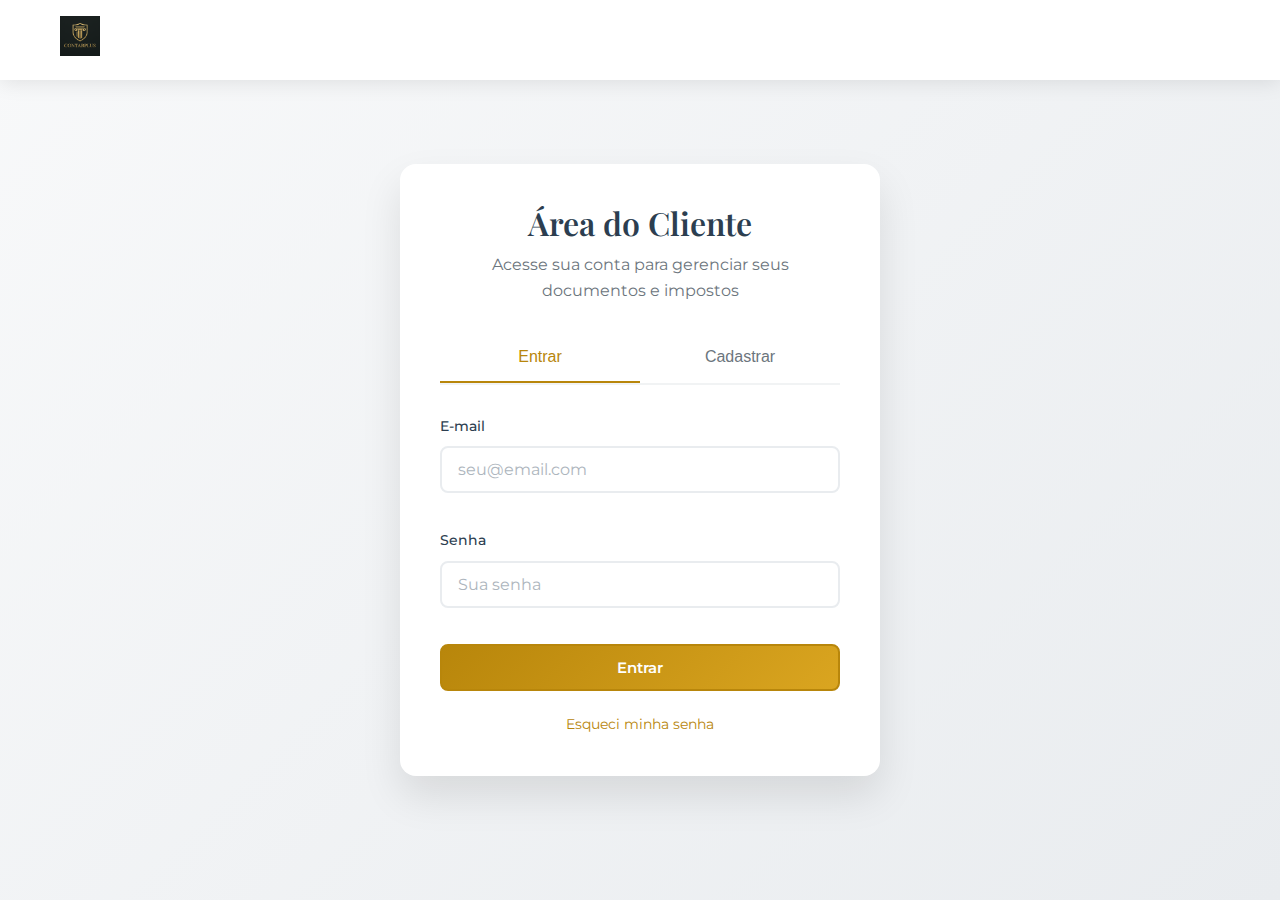
<file: src/static/client.html>
<!DOCTYPE html>
<html lang="pt-BR">
<head>
    <meta charset="UTF-8">
    <meta name="viewport" content="width=device-width, initial-scale=1.0">
    <title>Área do Cliente - ContabPlus</title>
    <meta name="description" content="Área do cliente ContabPlus - Gerencie seus documentos, impostos e comunicação com seu contador.">
    <link rel="stylesheet" href="styles.css">
    <link rel="stylesheet" href="client.css">
    <link href="https://fonts.googleapis.com/css2?family=Playfair+Display:wght@400;600;700&family=Montserrat:wght@300;400;500;600;700&display=swap" rel="stylesheet">
    <link rel="stylesheet" href="https://cdnjs.cloudflare.com/ajax/libs/font-awesome/6.0.0/css/all.min.css">
</head>
<body>
    <!-- Header -->
    <header class="header">
        <nav class="navbar">
            <div class="nav-container">
                <div class="nav-logo">
                    <a href="/">
                        <img src="logo.png" alt="ContabPlus Logo" class="logo">
                    </a>
                </div>
                <div class="nav-user" id="nav-user" style="display: none;">
                    <span class="user-name" id="user-name"></span>
                    <button class="btn btn-outline btn-sm" onclick="logout()">Sair</button>
                </div>
            </div>
        </nav>
    </header>

    <!-- Login Form -->
    <section class="login-section" id="login-section">
        <div class="container">
            <div class="login-container">
                <div class="login-card">
                    <div class="login-header">
                        <h2>Área do Cliente</h2>
                        <p>Acesse sua conta para gerenciar seus documentos e impostos</p>
                    </div>
                    
                    <div class="login-tabs">
                        <button class="tab-btn active" onclick="showTab('login')">Entrar</button>
                        <button class="tab-btn" onclick="showTab('register')">Cadastrar</button>
                    </div>

                    <!-- Login Tab -->
                    <div class="tab-content active" id="login-tab">
                        <form id="login-form" class="auth-form">
                            <div class="form-group">
                                <label for="login-email">E-mail</label>
                                <input type="email" id="login-email" name="email" placeholder="seu@email.com" required>
                            </div>
                            <div class="form-group">
                                <label for="login-password">Senha</label>
                                <input type="password" id="login-password" name="password" placeholder="Sua senha" required>
                            </div>
                            <button type="submit" class="btn btn-primary btn-full">Entrar</button>
                        </form>
                        <div class="auth-links">
                            <a href="#" onclick="showForgotPassword()">Esqueci minha senha</a>
                        </div>
                    </div>

                    <!-- Register Tab -->
                    <div class="tab-content" id="register-tab">
                        <form id="register-form" class="auth-form">
                            <div class="form-group">
                                <label for="register-name">Nome completo</label>
                                <input type="text" id="register-name" name="name" placeholder="Seu nome completo" required>
                            </div>
                            <div class="form-group">
                                <label for="register-email">E-mail</label>
                                <input type="email" id="register-email" name="email" placeholder="seu@email.com" required>
                            </div>
                            <div class="form-group">
                                <label for="register-phone">Telefone</label>
                                <input type="tel" id="register-phone" name="phone" placeholder="(11) 99999-9999" required>
                            </div>
                            <div class="form-group">
                                <label for="register-cnpj">CNPJ (opcional)</label>
                                <input type="text" id="register-cnpj" name="cnpj" placeholder="00.000.000/0001-00">
                            </div>
                            <div class="form-group">
                                <label for="register-password">Senha</label>
                                <input type="password" id="register-password" name="password" placeholder="Mínimo 6 caracteres" required>
                            </div>
                            <div class="form-group">
                                <label for="register-confirm-password">Confirmar senha</label>
                                <input type="password" id="register-confirm-password" name="confirm_password" placeholder="Confirme sua senha" required>
                            </div>
                            <div class="form-group checkbox-group">
                                <label class="checkbox-label">
                                    <input type="checkbox" id="register-terms" name="terms" required>
                                    <span class="checkmark"></span>
                                    Aceito os <a href="#" target="_blank">termos de uso</a> e <a href="#" target="_blank">política de privacidade</a>
                                </label>
                            </div>
                            <button type="submit" class="btn btn-primary btn-full">Criar conta</button>
                        </form>
                    </div>
                </div>
            </div>
        </div>
    </section>

    <!-- Dashboard -->
    <section class="dashboard-section" id="dashboard-section" style="display: none;">
        <div class="container">
            <div class="dashboard-header">
                <h1>Bem-vindo, <span id="dashboard-user-name"></span>!</h1>
                <p>Gerencie seus documentos, impostos e comunicação com seu contador</p>
            </div>

            <!-- Dashboard Stats -->
            <div class="dashboard-stats">
                <div class="stat-card">
                    <div class="stat-icon">
                        <i class="fas fa-file-alt"></i>
                    </div>
                    <div class="stat-info">
                        <h3 id="documents-count">0</h3>
                        <p>Documentos enviados</p>
                    </div>
                </div>
                <div class="stat-card">
                    <div class="stat-icon">
                        <i class="fas fa-calendar-check"></i>
                    </div>
                    <div class="stat-info">
                        <h3 id="taxes-count">0</h3>
                        <p>Impostos em dia</p>
                    </div>
                </div>
                <div class="stat-card">
                    <div class="stat-icon">
                        <i class="fas fa-comments"></i>
                    </div>
                    <div class="stat-info">
                        <h3 id="messages-count">0</h3>
                        <p>Mensagens</p>
                    </div>
                </div>
                <div class="stat-card">
                    <div class="stat-icon">
                        <i class="fas fa-check-circle"></i>
                    </div>
                    <div class="stat-info">
                        <h3>Em dia</h3>
                        <p>Status contábil</p>
                    </div>
                </div>
            </div>

            <!-- Dashboard Navigation -->
            <div class="dashboard-nav">
                <button class="nav-btn active" onclick="showDashboardTab('overview')">
                    <i class="fas fa-home"></i>
                    Visão Geral
                </button>
                <button class="nav-btn" onclick="showDashboardTab('documents')">
                    <i class="fas fa-file-upload"></i>
                    Documentos
                </button>
                <button class="nav-btn" onclick="showDashboardTab('taxes')">
                    <i class="fas fa-calculator"></i>
                    Impostos
                </button>
                <button class="nav-btn" onclick="showDashboardTab('messages')">
                    <i class="fas fa-comments"></i>
                    Mensagens
                </button>
                <button class="nav-btn" onclick="showDashboardTab('profile')">
                    <i class="fas fa-user"></i>
                    Perfil
                </button>
            </div>

            <!-- Dashboard Content -->
            <div class="dashboard-content">
                <!-- Overview Tab -->
                <div class="dashboard-tab active" id="overview-tab">
                    <div class="overview-grid">
                        <div class="overview-card">
                            <h3>Próximos Vencimentos</h3>
                            <div class="upcoming-items" id="upcoming-taxes">
                                <div class="upcoming-item">
                                    <div class="item-info">
                                        <h4>DAS - Simples Nacional</h4>
                                        <p>Vencimento: 20/08/2025</p>
                                    </div>
                                    <div class="item-status pending">
                                        <i class="fas fa-clock"></i>
                                        Pendente
                                    </div>
                                </div>
                                <div class="upcoming-item">
                                    <div class="item-info">
                                        <h4>IRPJ - Lucro Presumido</h4>
                                        <p>Vencimento: 31/08/2025</p>
                                    </div>
                                    <div class="item-status pending">
                                        <i class="fas fa-clock"></i>
                                        Pendente
                                    </div>
                                </div>
                            </div>
                        </div>
                        
                        <div class="overview-card">
                            <h3>Atividade Recente</h3>
                            <div class="activity-feed" id="recent-activity">
                                <div class="activity-item">
                                    <div class="activity-icon">
                                        <i class="fas fa-file-upload"></i>
                                    </div>
                                    <div class="activity-info">
                                        <p><strong>Documento enviado:</strong> Nota Fiscal 001</p>
                                        <span class="activity-time">Há 2 horas</span>
                                    </div>
                                </div>
                                <div class="activity-item">
                                    <div class="activity-icon">
                                        <i class="fas fa-message"></i>
                                    </div>
                                    <div class="activity-info">
                                        <p><strong>Nova mensagem:</strong> Seu contador respondeu</p>
                                        <span class="activity-time">Ontem</span>
                                    </div>
                                </div>
                            </div>
                        </div>
                    </div>
                </div>

                <!-- Documents Tab -->
                <div class="dashboard-tab" id="documents-tab">
                    <div class="tab-header">
                        <h2>Gerenciar Documentos</h2>
                        <button class="btn btn-primary" onclick="showUploadModal()">
                            <i class="fas fa-plus"></i>
                            Enviar Documento
                        </button>
                    </div>
                    
                    <div class="documents-grid" id="documents-list">
                        <!-- Documents will be loaded here -->
                    </div>
                </div>

                <!-- Taxes Tab -->
                <div class="dashboard-tab" id="taxes-tab">
                    <div class="tab-header">
                        <h2>Impostos e Guias</h2>
                        <button class="btn btn-outline" onclick="refreshTaxes()">
                            <i class="fas fa-sync"></i>
                            Atualizar
                        </button>
                    </div>
                    
                    <div class="taxes-grid" id="taxes-list">
                        <!-- Taxes will be loaded here -->
                    </div>
                </div>

                <!-- Messages Tab -->
                <div class="dashboard-tab" id="messages-tab">
                    <div class="messages-container">
                        <div class="messages-header">
                            <h2>Mensagens com seu Contador</h2>
                        </div>
                        
                        <div class="messages-chat" id="messages-chat">
                            <!-- Messages will be loaded here -->
                        </div>
                        
                        <div class="message-input-container">
                            <form id="message-form" class="message-form">
                                <div class="input-group">
                                    <input type="text" id="message-input" placeholder="Digite sua mensagem..." required>
                                    <button type="submit" class="btn btn-primary">
                                        <i class="fas fa-paper-plane"></i>
                                    </button>
                                </div>
                            </form>
                        </div>
                    </div>
                </div>

                <!-- Profile Tab -->
                <div class="dashboard-tab" id="profile-tab">
                    <div class="tab-header">
                        <h2>Meu Perfil</h2>
                    </div>
                    
                    <div class="profile-form-container">
                        <form id="profile-form" class="profile-form">
                            <div class="form-row">
                                <div class="form-group">
                                    <label for="profile-name">Nome completo</label>
                                    <input type="text" id="profile-name" name="name" required>
                                </div>
                                <div class="form-group">
                                    <label for="profile-email">E-mail</label>
                                    <input type="email" id="profile-email" name="email" required>
                                </div>
                            </div>
                            <div class="form-row">
                                <div class="form-group">
                                    <label for="profile-phone">Telefone</label>
                                    <input type="tel" id="profile-phone" name="phone" required>
                                </div>
                                <div class="form-group">
                                    <label for="profile-cnpj">CNPJ</label>
                                    <input type="text" id="profile-cnpj" name="cnpj">
                                </div>
                            </div>
                            <div class="form-group">
                                <label for="profile-company">Nome da empresa</label>
                                <input type="text" id="profile-company" name="company">
                            </div>
                            <div class="form-actions">
                                <button type="submit" class="btn btn-primary">Salvar alterações</button>
                                <button type="button" class="btn btn-outline" onclick="showChangePasswordModal()">Alterar senha</button>
                            </div>
                        </form>
                    </div>
                </div>
            </div>
        </div>
    </section>

    <!-- Upload Modal -->
    <div class="modal" id="upload-modal">
        <div class="modal-content">
            <div class="modal-header">
                <h3>Enviar Documento</h3>
                <button class="modal-close" onclick="closeModal('upload-modal')">&times;</button>
            </div>
            <div class="modal-body">
                <form id="upload-form" class="upload-form">
                    <div class="form-group">
                        <label for="document-type">Tipo de documento</label>
                        <select id="document-type" name="type" required>
                            <option value="">Selecione o tipo</option>
                            <option value="nota-fiscal">Nota Fiscal</option>
                            <option value="recibo">Recibo</option>
                            <option value="contrato">Contrato</option>
                            <option value="extrato">Extrato Bancário</option>
                            <option value="comprovante">Comprovante de Pagamento</option>
                            <option value="outros">Outros</option>
                        </select>
                    </div>
                    <div class="form-group">
                        <label for="document-description">Descrição</label>
                        <textarea id="document-description" name="description" placeholder="Descreva o documento..." rows="3"></textarea>
                    </div>
                    <div class="form-group">
                        <label for="document-file">Arquivo</label>
                        <div class="file-upload-area" id="file-upload-area">
                            <input type="file" id="document-file" name="file" accept=".pdf,.jpg,.jpeg,.png,.doc,.docx" required>
                            <div class="upload-placeholder">
                                <i class="fas fa-cloud-upload-alt"></i>
                                <p>Clique para selecionar ou arraste o arquivo aqui</p>
                                <small>PDF, JPG, PNG, DOC, DOCX (máx. 10MB)</small>
                            </div>
                        </div>
                    </div>
                    <div class="modal-actions">
                        <button type="button" class="btn btn-outline" onclick="closeModal('upload-modal')">Cancelar</button>
                        <button type="submit" class="btn btn-primary">Enviar documento</button>
                    </div>
                </form>
            </div>
        </div>
    </div>

    <!-- Change Password Modal -->
    <div class="modal" id="change-password-modal">
        <div class="modal-content">
            <div class="modal-header">
                <h3>Alterar Senha</h3>
                <button class="modal-close" onclick="closeModal('change-password-modal')">&times;</button>
            </div>
            <div class="modal-body">
                <form id="change-password-form" class="auth-form">
                    <div class="form-group">
                        <label for="current-password">Senha atual</label>
                        <input type="password" id="current-password" name="current_password" required>
                    </div>
                    <div class="form-group">
                        <label for="new-password">Nova senha</label>
                        <input type="password" id="new-password" name="new_password" required>
                    </div>
                    <div class="form-group">
                        <label for="confirm-new-password">Confirmar nova senha</label>
                        <input type="password" id="confirm-new-password" name="confirm_new_password" required>
                    </div>
                    <div class="modal-actions">
                        <button type="button" class="btn btn-outline" onclick="closeModal('change-password-modal')">Cancelar</button>
                        <button type="submit" class="btn btn-primary">Alterar senha</button>
                    </div>
                </form>
            </div>
        </div>
    </div>

    <script src="script.js"></script>
    <script src="client.js"></script>
</body>
</html>
</file>
<file: src/static/client.css>
/* Client Area Styles */

/* Login Section */
.login-section {
    min-height: 100vh;
    background: linear-gradient(135deg, #f8f9fa 0%, #e9ecef 100%);
    padding: 80px 0 40px;
    display: flex;
    align-items: center;
}

.login-container {
    display: flex;
    justify-content: center;
    align-items: center;
    min-height: calc(100vh - 120px);
}

.login-card {
    background: white;
    border-radius: 16px;
    box-shadow: 0 20px 40px rgba(0, 0, 0, 0.1);
    padding: 40px;
    width: 100%;
    max-width: 480px;
    margin: 20px;
}

.login-header {
    text-align: center;
    margin-bottom: 30px;
}

.login-header h2 {
    font-family: 'Playfair Display', serif;
    font-size: 2rem;
    color: #2c3e50;
    margin-bottom: 10px;
}

.login-header p {
    color: #6c757d;
    font-size: 1rem;
}

/* Tabs */
.login-tabs {
    display: flex;
    margin-bottom: 30px;
    border-bottom: 2px solid #f1f3f4;
}

.tab-btn {
    flex: 1;
    padding: 15px;
    background: none;
    border: none;
    font-size: 1rem;
    font-weight: 500;
    color: #6c757d;
    cursor: pointer;
    transition: all 0.3s ease;
    border-bottom: 2px solid transparent;
}

.tab-btn.active {
    color: #B8860B;
    border-bottom-color: #B8860B;
}

.tab-btn:hover {
    color: #B8860B;
}

.tab-content {
    display: none;
}

.tab-content.active {
    display: block;
}

/* Forms */
.auth-form {
    display: flex;
    flex-direction: column;
    gap: 20px;
}

.form-group {
    display: flex;
    flex-direction: column;
}

.form-group label {
    font-weight: 500;
    color: #2c3e50;
    margin-bottom: 8px;
    font-size: 0.9rem;
}

.form-group input,
.form-group select,
.form-group textarea {
    padding: 12px 16px;
    border: 2px solid #e9ecef;
    border-radius: 8px;
    font-size: 1rem;
    transition: all 0.3s ease;
    background: white;
}

.form-group input:focus,
.form-group select:focus,
.form-group textarea:focus {
    outline: none;
    border-color: #B8860B;
    box-shadow: 0 0 0 3px rgba(184, 134, 11, 0.1);
}

.form-group input::placeholder,
.form-group textarea::placeholder {
    color: #adb5bd;
}

.checkbox-group {
    flex-direction: row;
    align-items: flex-start;
    gap: 12px;
}

.checkbox-label {
    display: flex;
    align-items: flex-start;
    gap: 12px;
    cursor: pointer;
    font-size: 0.9rem;
    line-height: 1.4;
}

.checkbox-label input[type="checkbox"] {
    width: 18px;
    height: 18px;
    margin: 0;
    flex-shrink: 0;
}

.auth-links {
    text-align: center;
    margin-top: 20px;
}

.auth-links a {
    color: #B8860B;
    text-decoration: none;
    font-size: 0.9rem;
}

.auth-links a:hover {
    text-decoration: underline;
}

/* Dashboard Section */
.dashboard-section {
    padding: 100px 0 40px;
    min-height: 100vh;
    background: #f8f9fa;
}

.dashboard-header {
    text-align: center;
    margin-bottom: 40px;
}

.dashboard-header h1 {
    font-family: 'Playfair Display', serif;
    font-size: 2.5rem;
    color: #2c3e50;
    margin-bottom: 10px;
}

.dashboard-header p {
    color: #6c757d;
    font-size: 1.1rem;
}

/* Dashboard Stats */
.dashboard-stats {
    display: grid;
    grid-template-columns: repeat(auto-fit, minmax(250px, 1fr));
    gap: 20px;
    margin-bottom: 40px;
}

.stat-card {
    background: white;
    border-radius: 12px;
    padding: 24px;
    box-shadow: 0 4px 12px rgba(0, 0, 0, 0.05);
    display: flex;
    align-items: center;
    gap: 16px;
    transition: transform 0.3s ease, box-shadow 0.3s ease;
}

.stat-card:hover {
    transform: translateY(-2px);
    box-shadow: 0 8px 24px rgba(0, 0, 0, 0.1);
}

.stat-icon {
    width: 60px;
    height: 60px;
    background: linear-gradient(135deg, #B8860B, #DAA520);
    border-radius: 12px;
    display: flex;
    align-items: center;
    justify-content: center;
    color: white;
    font-size: 1.5rem;
}

.stat-info h3 {
    font-size: 2rem;
    font-weight: 700;
    color: #2c3e50;
    margin: 0 0 4px 0;
}

.stat-info p {
    color: #6c757d;
    margin: 0;
    font-size: 0.9rem;
}

/* Dashboard Navigation */
.dashboard-nav {
    display: flex;
    gap: 8px;
    margin-bottom: 30px;
    background: white;
    padding: 8px;
    border-radius: 12px;
    box-shadow: 0 4px 12px rgba(0, 0, 0, 0.05);
    overflow-x: auto;
}

.nav-btn {
    display: flex;
    align-items: center;
    gap: 8px;
    padding: 12px 20px;
    background: none;
    border: none;
    border-radius: 8px;
    font-size: 0.9rem;
    font-weight: 500;
    color: #6c757d;
    cursor: pointer;
    transition: all 0.3s ease;
    white-space: nowrap;
}

.nav-btn:hover {
    background: #f8f9fa;
    color: #2c3e50;
}

.nav-btn.active {
    background: #B8860B;
    color: white;
}

.nav-btn i {
    font-size: 1rem;
}

/* Dashboard Content */
.dashboard-content {
    background: white;
    border-radius: 12px;
    box-shadow: 0 4px 12px rgba(0, 0, 0, 0.05);
    overflow: hidden;
}

.dashboard-tab {
    display: none;
    padding: 30px;
}

.dashboard-tab.active {
    display: block;
}

.tab-header {
    display: flex;
    justify-content: space-between;
    align-items: center;
    margin-bottom: 30px;
    padding-bottom: 20px;
    border-bottom: 2px solid #f1f3f4;
}

.tab-header h2 {
    font-family: 'Playfair Display', serif;
    font-size: 1.8rem;
    color: #2c3e50;
    margin: 0;
}

/* Overview Grid */
.overview-grid {
    display: grid;
    grid-template-columns: repeat(auto-fit, minmax(400px, 1fr));
    gap: 30px;
}

.overview-card {
    background: #f8f9fa;
    border-radius: 12px;
    padding: 24px;
}

.overview-card h3 {
    font-size: 1.2rem;
    font-weight: 600;
    color: #2c3e50;
    margin-bottom: 20px;
}

/* Upcoming Items */
.upcoming-items {
    display: flex;
    flex-direction: column;
    gap: 16px;
}

.upcoming-item {
    display: flex;
    justify-content: space-between;
    align-items: center;
    background: white;
    padding: 16px;
    border-radius: 8px;
    box-shadow: 0 2px 8px rgba(0, 0, 0, 0.05);
}

.item-info h4 {
    font-size: 1rem;
    font-weight: 600;
    color: #2c3e50;
    margin: 0 0 4px 0;
}

.item-info p {
    color: #6c757d;
    margin: 0;
    font-size: 0.9rem;
}

.item-status {
    display: flex;
    align-items: center;
    gap: 6px;
    padding: 6px 12px;
    border-radius: 20px;
    font-size: 0.8rem;
    font-weight: 500;
}

.item-status.pending {
    background: #fff3cd;
    color: #856404;
}

.item-status.completed {
    background: #d1edff;
    color: #0c5460;
}

/* Activity Feed */
.activity-feed {
    display: flex;
    flex-direction: column;
    gap: 16px;
}

.activity-item {
    display: flex;
    align-items: flex-start;
    gap: 12px;
    background: white;
    padding: 16px;
    border-radius: 8px;
    box-shadow: 0 2px 8px rgba(0, 0, 0, 0.05);
}

.activity-icon {
    width: 40px;
    height: 40px;
    background: #B8860B;
    border-radius: 8px;
    display: flex;
    align-items: center;
    justify-content: center;
    color: white;
    font-size: 0.9rem;
    flex-shrink: 0;
}

.activity-info p {
    margin: 0 0 4px 0;
    font-size: 0.9rem;
    color: #2c3e50;
}

.activity-time {
    font-size: 0.8rem;
    color: #6c757d;
}

/* Documents Grid */
.documents-grid {
    display: grid;
    grid-template-columns: repeat(auto-fill, minmax(300px, 1fr));
    gap: 20px;
}

.document-card {
    background: #f8f9fa;
    border-radius: 12px;
    padding: 20px;
    transition: transform 0.3s ease, box-shadow 0.3s ease;
}

.document-card:hover {
    transform: translateY(-2px);
    box-shadow: 0 8px 24px rgba(0, 0, 0, 0.1);
}

.document-header {
    display: flex;
    justify-content: space-between;
    align-items: flex-start;
    margin-bottom: 12px;
}

.document-type {
    background: #B8860B;
    color: white;
    padding: 4px 8px;
    border-radius: 4px;
    font-size: 0.8rem;
    font-weight: 500;
}

.document-date {
    font-size: 0.8rem;
    color: #6c757d;
}

.document-name {
    font-weight: 600;
    color: #2c3e50;
    margin-bottom: 8px;
}

.document-description {
    color: #6c757d;
    font-size: 0.9rem;
    margin-bottom: 16px;
}

.document-actions {
    display: flex;
    gap: 8px;
}

.btn-sm {
    padding: 6px 12px;
    font-size: 0.8rem;
}

/* Taxes Grid */
.taxes-grid {
    display: grid;
    grid-template-columns: repeat(auto-fill, minmax(350px, 1fr));
    gap: 20px;
}

.tax-card {
    background: #f8f9fa;
    border-radius: 12px;
    padding: 20px;
    border-left: 4px solid #B8860B;
}

.tax-header {
    display: flex;
    justify-content: space-between;
    align-items: flex-start;
    margin-bottom: 16px;
}

.tax-name {
    font-weight: 600;
    color: #2c3e50;
    font-size: 1.1rem;
}

.tax-amount {
    font-weight: 700;
    color: #B8860B;
    font-size: 1.2rem;
}

.tax-due-date {
    color: #6c757d;
    margin-bottom: 16px;
}

.tax-status {
    display: inline-flex;
    align-items: center;
    gap: 6px;
    padding: 6px 12px;
    border-radius: 20px;
    font-size: 0.8rem;
    font-weight: 500;
}

.tax-status.pending {
    background: #fff3cd;
    color: #856404;
}

.tax-status.paid {
    background: #d1edff;
    color: #0c5460;
}

.tax-status.overdue {
    background: #f8d7da;
    color: #721c24;
}

/* Messages */
.messages-container {
    height: 600px;
    display: flex;
    flex-direction: column;
}

.messages-header {
    padding-bottom: 20px;
    border-bottom: 2px solid #f1f3f4;
    margin-bottom: 20px;
}

.messages-header h2 {
    font-family: 'Playfair Display', serif;
    font-size: 1.8rem;
    color: #2c3e50;
    margin: 0;
}

.messages-chat {
    flex: 1;
    overflow-y: auto;
    padding: 20px;
    background: #f8f9fa;
    border-radius: 12px;
    margin-bottom: 20px;
    display: flex;
    flex-direction: column;
    gap: 16px;
}

.message {
    max-width: 70%;
    padding: 12px 16px;
    border-radius: 16px;
    font-size: 0.9rem;
    line-height: 1.4;
}

.message.sent {
    align-self: flex-end;
    background: #B8860B;
    color: white;
    border-bottom-right-radius: 4px;
}

.message.received {
    align-self: flex-start;
    background: white;
    color: #2c3e50;
    border-bottom-left-radius: 4px;
    box-shadow: 0 2px 8px rgba(0, 0, 0, 0.05);
}

.message-time {
    font-size: 0.7rem;
    opacity: 0.7;
    margin-top: 4px;
}

.message-input-container {
    border-top: 2px solid #f1f3f4;
    padding-top: 20px;
}

.message-form {
    display: flex;
    gap: 12px;
}

.input-group {
    display: flex;
    flex: 1;
    gap: 12px;
}

.input-group input {
    flex: 1;
    padding: 12px 16px;
    border: 2px solid #e9ecef;
    border-radius: 24px;
    font-size: 1rem;
    outline: none;
    transition: border-color 0.3s ease;
}

.input-group input:focus {
    border-color: #B8860B;
}

.input-group button {
    width: 48px;
    height: 48px;
    border-radius: 50%;
    display: flex;
    align-items: center;
    justify-content: center;
}

/* Profile Form */
.profile-form-container {
    max-width: 600px;
}

.profile-form {
    display: flex;
    flex-direction: column;
    gap: 20px;
}

.form-row {
    display: grid;
    grid-template-columns: 1fr 1fr;
    gap: 20px;
}

.form-actions {
    display: flex;
    gap: 12px;
    padding-top: 20px;
    border-top: 2px solid #f1f3f4;
}

/* Modals */
.modal {
    display: none;
    position: fixed;
    top: 0;
    left: 0;
    width: 100%;
    height: 100%;
    background: rgba(0, 0, 0, 0.5);
    z-index: 1000;
    align-items: center;
    justify-content: center;
}

.modal.active {
    display: flex;
}

.modal-content {
    background: white;
    border-radius: 16px;
    width: 90%;
    max-width: 500px;
    max-height: 90vh;
    overflow-y: auto;
    box-shadow: 0 20px 40px rgba(0, 0, 0, 0.2);
}

.modal-header {
    display: flex;
    justify-content: space-between;
    align-items: center;
    padding: 24px 24px 0;
    margin-bottom: 20px;
}

.modal-header h3 {
    font-family: 'Playfair Display', serif;
    font-size: 1.5rem;
    color: #2c3e50;
    margin: 0;
}

.modal-close {
    background: none;
    border: none;
    font-size: 1.5rem;
    color: #6c757d;
    cursor: pointer;
    padding: 0;
    width: 30px;
    height: 30px;
    display: flex;
    align-items: center;
    justify-content: center;
}

.modal-close:hover {
    color: #2c3e50;
}

.modal-body {
    padding: 0 24px 24px;
}

.modal-actions {
    display: flex;
    gap: 12px;
    justify-content: flex-end;
    margin-top: 24px;
}

/* File Upload */
.file-upload-area {
    position: relative;
    border: 2px dashed #e9ecef;
    border-radius: 8px;
    padding: 40px 20px;
    text-align: center;
    transition: all 0.3s ease;
    cursor: pointer;
}

.file-upload-area:hover {
    border-color: #B8860B;
    background: rgba(184, 134, 11, 0.05);
}

.file-upload-area input[type="file"] {
    position: absolute;
    top: 0;
    left: 0;
    width: 100%;
    height: 100%;
    opacity: 0;
    cursor: pointer;
}

.upload-placeholder {
    pointer-events: none;
}

.upload-placeholder i {
    font-size: 2rem;
    color: #B8860B;
    margin-bottom: 12px;
}

.upload-placeholder p {
    color: #2c3e50;
    margin: 0 0 8px 0;
    font-weight: 500;
}

.upload-placeholder small {
    color: #6c757d;
}

/* Responsive Design */
@media (max-width: 768px) {
    .login-card {
        padding: 30px 20px;
        margin: 10px;
    }
    
    .dashboard-section {
        padding: 80px 0 20px;
    }
    
    .dashboard-stats {
        grid-template-columns: 1fr;
    }
    
    .dashboard-nav {
        flex-wrap: wrap;
    }
    
    .nav-btn {
        flex: 1;
        min-width: 120px;
    }
    
    .overview-grid {
        grid-template-columns: 1fr;
    }
    
    .documents-grid,
    .taxes-grid {
        grid-template-columns: 1fr;
    }
    
    .form-row {
        grid-template-columns: 1fr;
    }
    
    .modal-content {
        width: 95%;
        margin: 20px;
    }
    
    .tab-header {
        flex-direction: column;
        align-items: flex-start;
        gap: 16px;
    }
    
    .form-actions,
    .modal-actions {
        flex-direction: column;
    }
    
    .message {
        max-width: 85%;
    }
}

@media (max-width: 480px) {
    .login-header h2 {
        font-size: 1.5rem;
    }
    
    .dashboard-header h1 {
        font-size: 2rem;
    }
    
    .stat-card {
        padding: 16px;
    }
    
    .stat-icon {
        width: 50px;
        height: 50px;
        font-size: 1.2rem;
    }
    
    .stat-info h3 {
        font-size: 1.5rem;
    }
    
    .dashboard-tab {
        padding: 20px;
    }
    
    .messages-container {
        height: 500px;
    }
}
</file>
<file: src/static/styles.css>
/* Reset e configurações básicas */
* {
    margin: 0;
    padding: 0;
    box-sizing: border-box;
}

html {
    scroll-behavior: smooth;
}

body {
    font-family: 'Montserrat', sans-serif;
    line-height: 1.6;
    color: #333;
    background-color: #fff;
}

.container {
    max-width: 1200px;
    margin: 0 auto;
    padding: 0 20px;
}

/* Tipografia */
h1, h2, h3, h4, h5, h6 {
    font-family: 'Playfair Display', serif;
    font-weight: 600;
    line-height: 1.2;
}

.section-title {
    font-size: 2.5rem;
    text-align: center;
    margin-bottom: 1rem;
    color: #36454F;
}

.section-subtitle {
    font-size: 1.1rem;
    text-align: center;
    margin-bottom: 3rem;
    color: #666;
    max-width: 600px;
    margin-left: auto;
    margin-right: auto;
}

/* Botões */
.btn {
    display: inline-block;
    padding: 12px 24px;
    border-radius: 8px;
    text-decoration: none;
    font-weight: 600;
    font-size: 0.95rem;
    text-align: center;
    transition: all 0.3s ease;
    border: 2px solid transparent;
    cursor: pointer;
    font-family: 'Montserrat', sans-serif;
}

.btn-primary {
    background: linear-gradient(135deg, #B8860B, #DAA520);
    color: white;
    border-color: #B8860B;
}

.btn-primary:hover {
    background: linear-gradient(135deg, #DAA520, #B8860B);
    transform: translateY(-2px);
    box-shadow: 0 8px 25px rgba(184, 134, 11, 0.3);
}

.btn-outline {
    background: transparent;
    color: #B8860B;
    border-color: #B8860B;
}

.btn-outline:hover {
    background: #B8860B;
    color: white;
    transform: translateY(-2px);
}

.btn-full {
    width: 100%;
}

/* Header */
.header {
    background: white;
    box-shadow: 0 2px 20px rgba(0,0,0,0.1);
    position: fixed;
    top: 0;
    left: 0;
    right: 0;
    z-index: 1000;
}

.navbar {
    padding: 1rem 0;
}

.nav-container {
    max-width: 1200px;
    margin: 0 auto;
    padding: 0 20px;
    display: flex;
    justify-content: space-between;
    align-items: center;
}

.nav-logo .logo {
    height: 40px;
    width: auto;
}

.nav-menu {
    display: flex;
    list-style: none;
    gap: 2rem;
}

.nav-link {
    text-decoration: none;
    color: #333;
    font-weight: 500;
    transition: color 0.3s ease;
}

.nav-link:hover {
    color: #B8860B;
}

.hamburger {
    display: none;
    flex-direction: column;
    cursor: pointer;
}

.hamburger .bar {
    width: 25px;
    height: 3px;
    background: #333;
    margin: 3px 0;
    transition: 0.3s;
}

/* Hero Section */
.hero {
    background: linear-gradient(135deg, #f8f9fa 0%, #e9ecef 100%);
    padding: 120px 0 80px;
    min-height: 100vh;
    display: flex;
    align-items: center;
}

.hero-container {
    max-width: 1200px;
    margin: 0 auto;
    padding: 0 20px;
}

.hero-content {
    display: grid;
    grid-template-columns: 1fr 400px;
    gap: 4rem;
    align-items: center;
}

.hero-title {
    font-size: 3rem;
    margin-bottom: 1.5rem;
    color: #36454F;
    line-height: 1.1;
}

.hero-subtitle {
    font-size: 1.2rem;
    margin-bottom: 2rem;
    color: #666;
    line-height: 1.6;
}

.hero-benefits {
    display: flex;
    flex-wrap: wrap;
    gap: 1.5rem;
    margin-bottom: 2rem;
}

.benefit-item {
    display: flex;
    align-items: center;
    gap: 0.5rem;
    color: #B8860B;
    font-weight: 600;
}

.benefit-item i {
    font-size: 1.2rem;
}

/* Form Card */
.form-card {
    background: white;
    padding: 2rem;
    border-radius: 16px;
    box-shadow: 0 20px 60px rgba(0,0,0,0.1);
    border: 1px solid #e9ecef;
}

.form-card h3 {
    font-size: 1.5rem;
    margin-bottom: 0.5rem;
    color: #36454F;
}

.form-card p {
    color: #666;
    margin-bottom: 1.5rem;
}

.form-group {
    margin-bottom: 1rem;
}

.form-group input,
.form-group select {
    width: 100%;
    padding: 12px 16px;
    border: 2px solid #e9ecef;
    border-radius: 8px;
    font-size: 1rem;
    transition: border-color 0.3s ease;
    font-family: 'Montserrat', sans-serif;
}

.form-group input:focus,
.form-group select:focus {
    outline: none;
    border-color: #B8860B;
}

.form-disclaimer {
    text-align: center;
    font-size: 0.9rem;
    color: #666;
    margin-top: 1rem;
}

.form-disclaimer i {
    color: #B8860B;
    margin-right: 0.5rem;
}

/* Como Funciona */
.how-it-works {
    padding: 80px 0;
    background: white;
}

.steps {
    display: grid;
    grid-template-columns: repeat(auto-fit, minmax(300px, 1fr));
    gap: 3rem;
    margin-bottom: 3rem;
}

.step {
    text-align: center;
    padding: 2rem;
}

.step-number {
    width: 60px;
    height: 60px;
    background: linear-gradient(135deg, #B8860B, #DAA520);
    color: white;
    border-radius: 50%;
    display: flex;
    align-items: center;
    justify-content: center;
    font-size: 1.5rem;
    font-weight: bold;
    margin: 0 auto 1.5rem;
}

.step h3 {
    font-size: 1.3rem;
    margin-bottom: 1rem;
    color: #36454F;
}

.step p {
    color: #666;
    line-height: 1.6;
}

.cta-center {
    text-align: center;
}

/* Planos */
.plans {
    padding: 80px 0;
    background: #f8f9fa;
}

.plans-grid {
    display: grid;
    grid-template-columns: repeat(auto-fit, minmax(350px, 1fr));
    gap: 2rem;
    margin-top: 3rem;
}

.plan-card {
    background: white;
    border-radius: 16px;
    padding: 2rem;
    box-shadow: 0 10px 40px rgba(0,0,0,0.1);
    position: relative;
    transition: transform 0.3s ease, box-shadow 0.3s ease;
}

.plan-card:hover {
    transform: translateY(-5px);
    box-shadow: 0 20px 60px rgba(0,0,0,0.15);
}

.plan-featured {
    border: 3px solid #B8860B;
    transform: scale(1.05);
}

.plan-badge {
    position: absolute;
    top: -10px;
    left: 50%;
    transform: translateX(-50%);
    background: #B8860B;
    color: white;
    padding: 0.5rem 1rem;
    border-radius: 20px;
    font-size: 0.9rem;
    font-weight: 600;
}

.plan-header {
    text-align: center;
    margin-bottom: 2rem;
    padding-bottom: 2rem;
    border-bottom: 1px solid #e9ecef;
}

.plan-header h3 {
    font-size: 1.5rem;
    color: #36454F;
    margin-bottom: 0.5rem;
}

.plan-description {
    color: #666;
    margin-bottom: 1rem;
}

.plan-price {
    margin: 1rem 0;
}

.price-from {
    font-size: 0.9rem;
    color: #666;
    display: block;
}

.price-old {
    font-size: 1.2rem;
    color: #999;
    text-decoration: line-through;
    margin-right: 0.5rem;
}

.price-current {
    font-size: 2.5rem;
    font-weight: bold;
    color: #B8860B;
}

.price-current::before {
    content: 'R$ ';
    font-size: 1.2rem;
}

.plan-subtitle {
    color: #666;
    font-size: 0.95rem;
}

.plan-features {
    margin-bottom: 2rem;
}

.feature-group {
    margin-bottom: 1.5rem;
}

.feature-group h4 {
    font-size: 1rem;
    color: #36454F;
    margin-bottom: 0.5rem;
    display: flex;
    align-items: center;
    gap: 0.5rem;
}

.feature-group h4 i {
    color: #B8860B;
}

.feature-group p {
    color: #666;
    font-size: 0.9rem;
    margin-bottom: 0.5rem;
}

.feature-group ul {
    list-style: none;
    padding-left: 1rem;
}

.feature-group li {
    color: #666;
    font-size: 0.9rem;
    margin-bottom: 0.3rem;
    position: relative;
}

.feature-group li::before {
    content: '•';
    color: #B8860B;
    position: absolute;
    left: -1rem;
}

.plan-cta {
    display: flex;
    flex-direction: column;
    gap: 1rem;
}

/* Especialidades */
.specialties {
    padding: 80px 0;
    background: white;
}

.specialties-grid {
    display: grid;
    grid-template-columns: repeat(auto-fit, minmax(300px, 1fr));
    gap: 2rem;
}

.specialty-card {
    text-align: center;
    padding: 2rem;
    border-radius: 16px;
    background: #f8f9fa;
    transition: transform 0.3s ease, box-shadow 0.3s ease;
}

.specialty-card:hover {
    transform: translateY(-5px);
    box-shadow: 0 15px 40px rgba(0,0,0,0.1);
    background: white;
}

.specialty-icon {
    width: 80px;
    height: 80px;
    background: linear-gradient(135deg, #B8860B, #DAA520);
    border-radius: 50%;
    display: flex;
    align-items: center;
    justify-content: center;
    margin: 0 auto 1.5rem;
}

.specialty-icon i {
    font-size: 2rem;
    color: white;
}

.specialty-card h3 {
    font-size: 1.3rem;
    margin-bottom: 1rem;
    color: #36454F;
}

.specialty-card p {
    color: #666;
    line-height: 1.6;
}

/* Depoimentos */
.testimonials {
    padding: 80px 0;
    background: #f8f9fa;
}

.testimonials-grid {
    display: grid;
    grid-template-columns: repeat(auto-fit, minmax(300px, 1fr));
    gap: 2rem;
}

.testimonial-card {
    background: white;
    padding: 2rem;
    border-radius: 16px;
    box-shadow: 0 10px 40px rgba(0,0,0,0.1);
}

.testimonial-content {
    margin-bottom: 1.5rem;
}

.testimonial-content p {
    font-style: italic;
    color: #666;
    line-height: 1.6;
    font-size: 1.1rem;
}

.testimonial-content p::before {
    content: '"';
    font-size: 2rem;
    color: #B8860B;
    line-height: 1;
}

.testimonial-content p::after {
    content: '"';
    font-size: 2rem;
    color: #B8860B;
    line-height: 1;
}

.author-info h4 {
    color: #36454F;
    margin-bottom: 0.3rem;
}

.author-info p {
    color: #666;
    font-size: 0.9rem;
}

/* Sobre */
.about {
    padding: 80px 0;
    background: white;
}

.about-content {
    display: grid;
    grid-template-columns: 1fr 1fr;
    gap: 4rem;
    align-items: center;
}

.about-text h2 {
    font-size: 2.5rem;
    margin-bottom: 2rem;
    color: #36454F;
}

.stats {
    display: flex;
    gap: 3rem;
}

.stat {
    text-align: center;
}

.stat-number {
    font-size: 3rem;
    font-weight: bold;
    color: #B8860B;
    line-height: 1;
}

.stat-label {
    font-size: 1.2rem;
    color: #36454F;
    font-weight: 600;
    margin-bottom: 0.5rem;
}

.stat p {
    color: #666;
    font-size: 0.9rem;
}

.about-image img {
    width: 100%;
    border-radius: 16px;
}

/* CTA Final */
.final-cta {
    padding: 80px 0;
    background: linear-gradient(135deg, #36454F, #2c3e50);
    color: white;
    text-align: center;
}

.cta-content h2 {
    font-size: 2.5rem;
    margin-bottom: 1rem;
    color: white;
}

.cta-content p {
    font-size: 1.2rem;
    margin-bottom: 2rem;
    opacity: 0.9;
}

.cta-buttons {
    display: flex;
    gap: 1rem;
    justify-content: center;
    flex-wrap: wrap;
}

/* Footer */
.footer {
    background: #36454F;
    color: white;
    padding: 60px 0 20px;
}

.footer-content {
    display: grid;
    grid-template-columns: 2fr 1fr 1fr 1fr;
    gap: 3rem;
    margin-bottom: 3rem;
}

.footer-logo img {
    height: 40px;
    margin-bottom: 1rem;
}

.footer-logo p {
    color: #ccc;
    line-height: 1.6;
    margin-bottom: 1.5rem;
}

.social-links {
    display: flex;
    gap: 1rem;
}

.social-links a {
    width: 40px;
    height: 40px;
    background: #B8860B;
    border-radius: 50%;
    display: flex;
    align-items: center;
    justify-content: center;
    color: white;
    text-decoration: none;
    transition: transform 0.3s ease;
}

.social-links a:hover {
    transform: translateY(-2px);
}

.footer-section h4 {
    margin-bottom: 1rem;
    color: white;
}

.footer-section ul {
    list-style: none;
}

.footer-section li {
    margin-bottom: 0.5rem;
}

.footer-section a {
    color: #ccc;
    text-decoration: none;
    transition: color 0.3s ease;
}

.footer-section a:hover {
    color: #B8860B;
}

.footer-bottom {
    border-top: 1px solid #555;
    padding-top: 2rem;
    display: flex;
    justify-content: space-between;
    align-items: center;
    flex-wrap: wrap;
    gap: 1rem;
}

.footer-links {
    display: flex;
    gap: 2rem;
}

.footer-links a {
    color: #ccc;
    text-decoration: none;
    font-size: 0.9rem;
}

.footer-links a:hover {
    color: #B8860B;
}

/* WhatsApp Float */
.whatsapp-float {
    position: fixed;
    bottom: 20px;
    right: 20px;
    z-index: 1000;
}

.whatsapp-float a {
    width: 60px;
    height: 60px;
    background: #25D366;
    border-radius: 50%;
    display: flex;
    align-items: center;
    justify-content: center;
    color: white;
    text-decoration: none;
    font-size: 1.5rem;
    box-shadow: 0 4px 20px rgba(37, 211, 102, 0.4);
    transition: transform 0.3s ease;
}

.whatsapp-float a:hover {
    transform: scale(1.1);
}

/* Responsividade */
@media (max-width: 768px) {
    .nav-menu {
        display: none;
    }
    
    .hamburger {
        display: flex;
    }
    
    .hero-content {
        grid-template-columns: 1fr;
        gap: 2rem;
        text-align: center;
    }
    
    .hero-title {
        font-size: 2rem;
    }
    
    .section-title {
        font-size: 2rem;
    }
    
    .plans-grid {
        grid-template-columns: 1fr;
    }
    
    .plan-featured {
        transform: none;
    }
    
    .about-content {
        grid-template-columns: 1fr;
        gap: 2rem;
    }
    
    .stats {
        justify-content: center;
        gap: 2rem;
    }
    
    .footer-content {
        grid-template-columns: 1fr;
        gap: 2rem;
    }
    
    .footer-bottom {
        flex-direction: column;
        text-align: center;
    }
    
    .cta-buttons {
        flex-direction: column;
        align-items: center;
    }
    
    .cta-buttons .btn {
        width: 100%;
        max-width: 300px;
    }
}

@media (max-width: 480px) {
    .container {
        padding: 0 15px;
    }
    
    .hero {
        padding: 100px 0 60px;
    }
    
    .hero-title {
        font-size: 1.8rem;
    }
    
    .form-card {
        padding: 1.5rem;
    }
    
    .stats {
        flex-direction: column;
        gap: 1.5rem;
    }
}

/* Animações */
@keyframes fadeInUp {
    from {
        opacity: 0;
        transform: translateY(30px);
    }
    to {
        opacity: 1;
        transform: translateY(0);
    }
}

.hero-content,
.step,
.plan-card,
.specialty-card,
.testimonial-card {
    animation: fadeInUp 0.6s ease-out;
}

/* Estados de foco para acessibilidade */
.btn:focus,
.nav-link:focus,
input:focus,
select:focus {
    outline: 2px solid #B8860B;
    outline-offset: 2px;
}

/* Smooth scrolling para navegação */
html {
    scroll-behavior: smooth;
}
</file>
